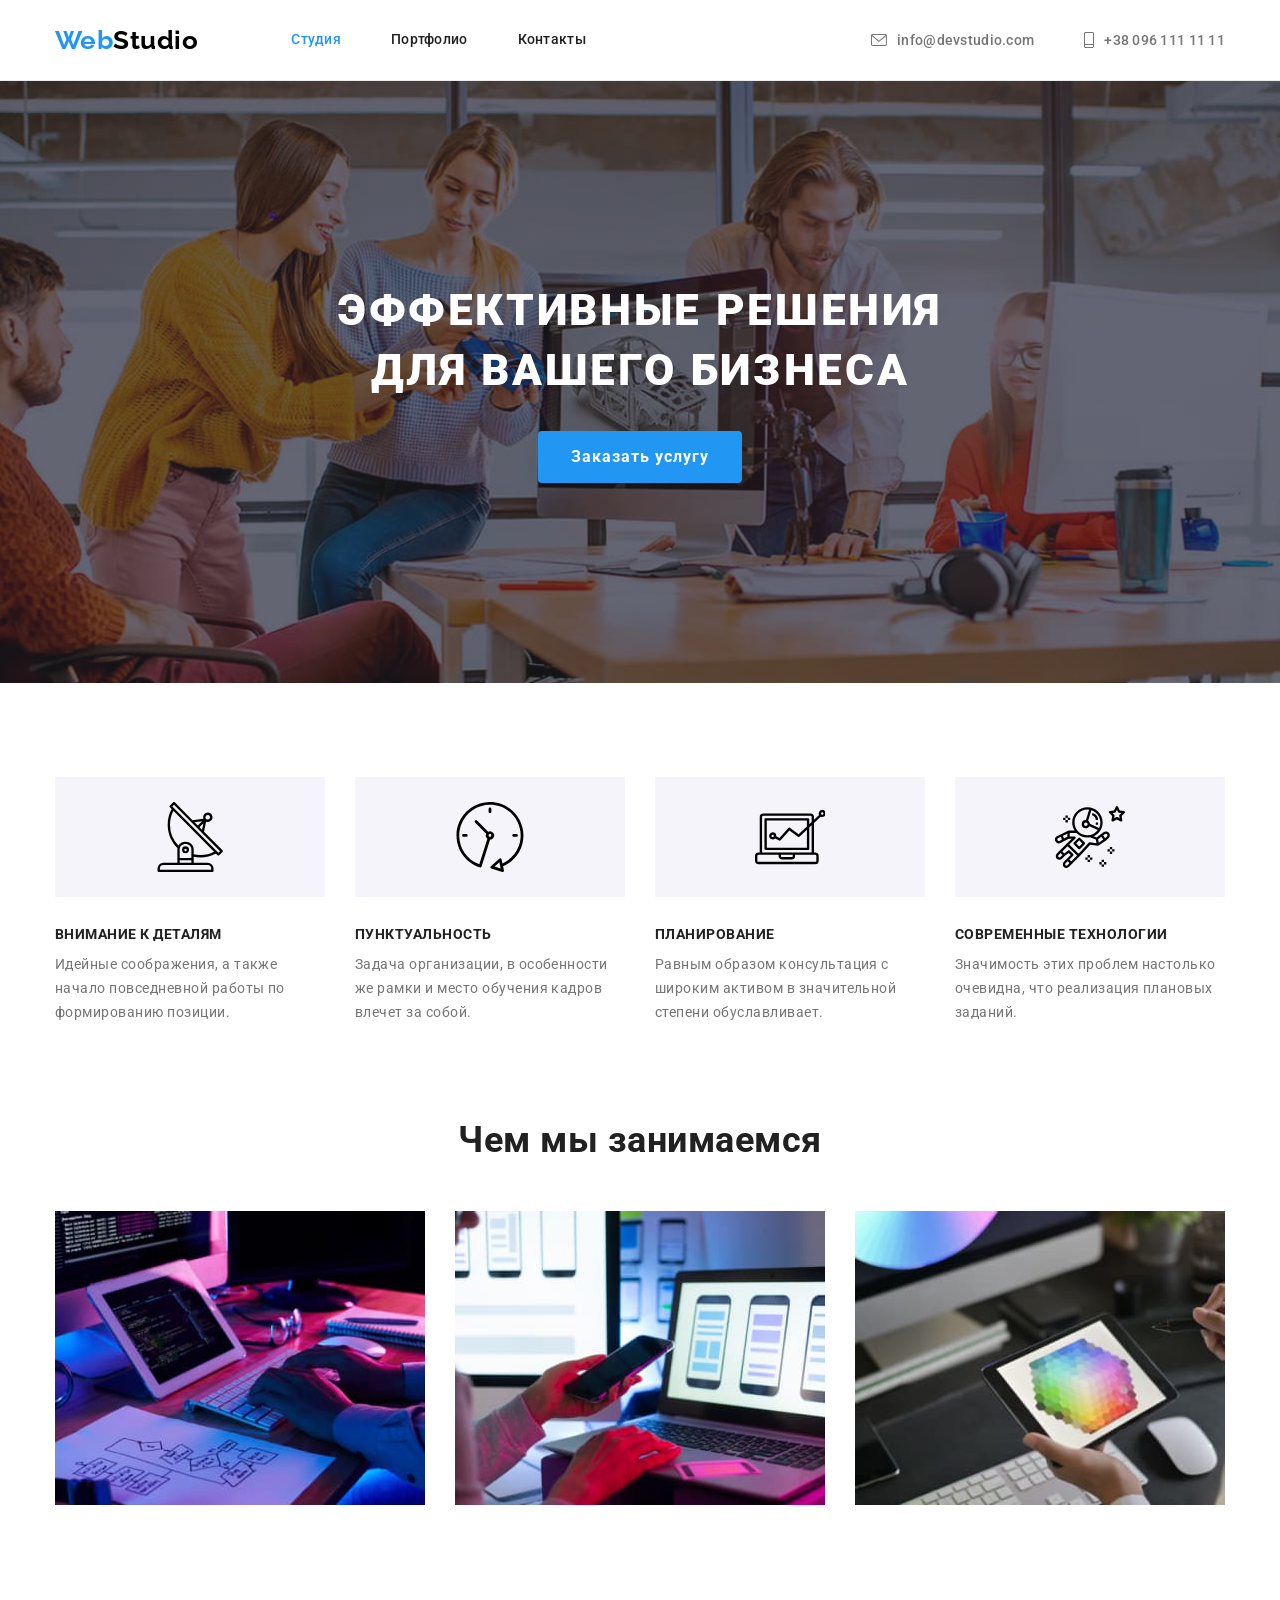
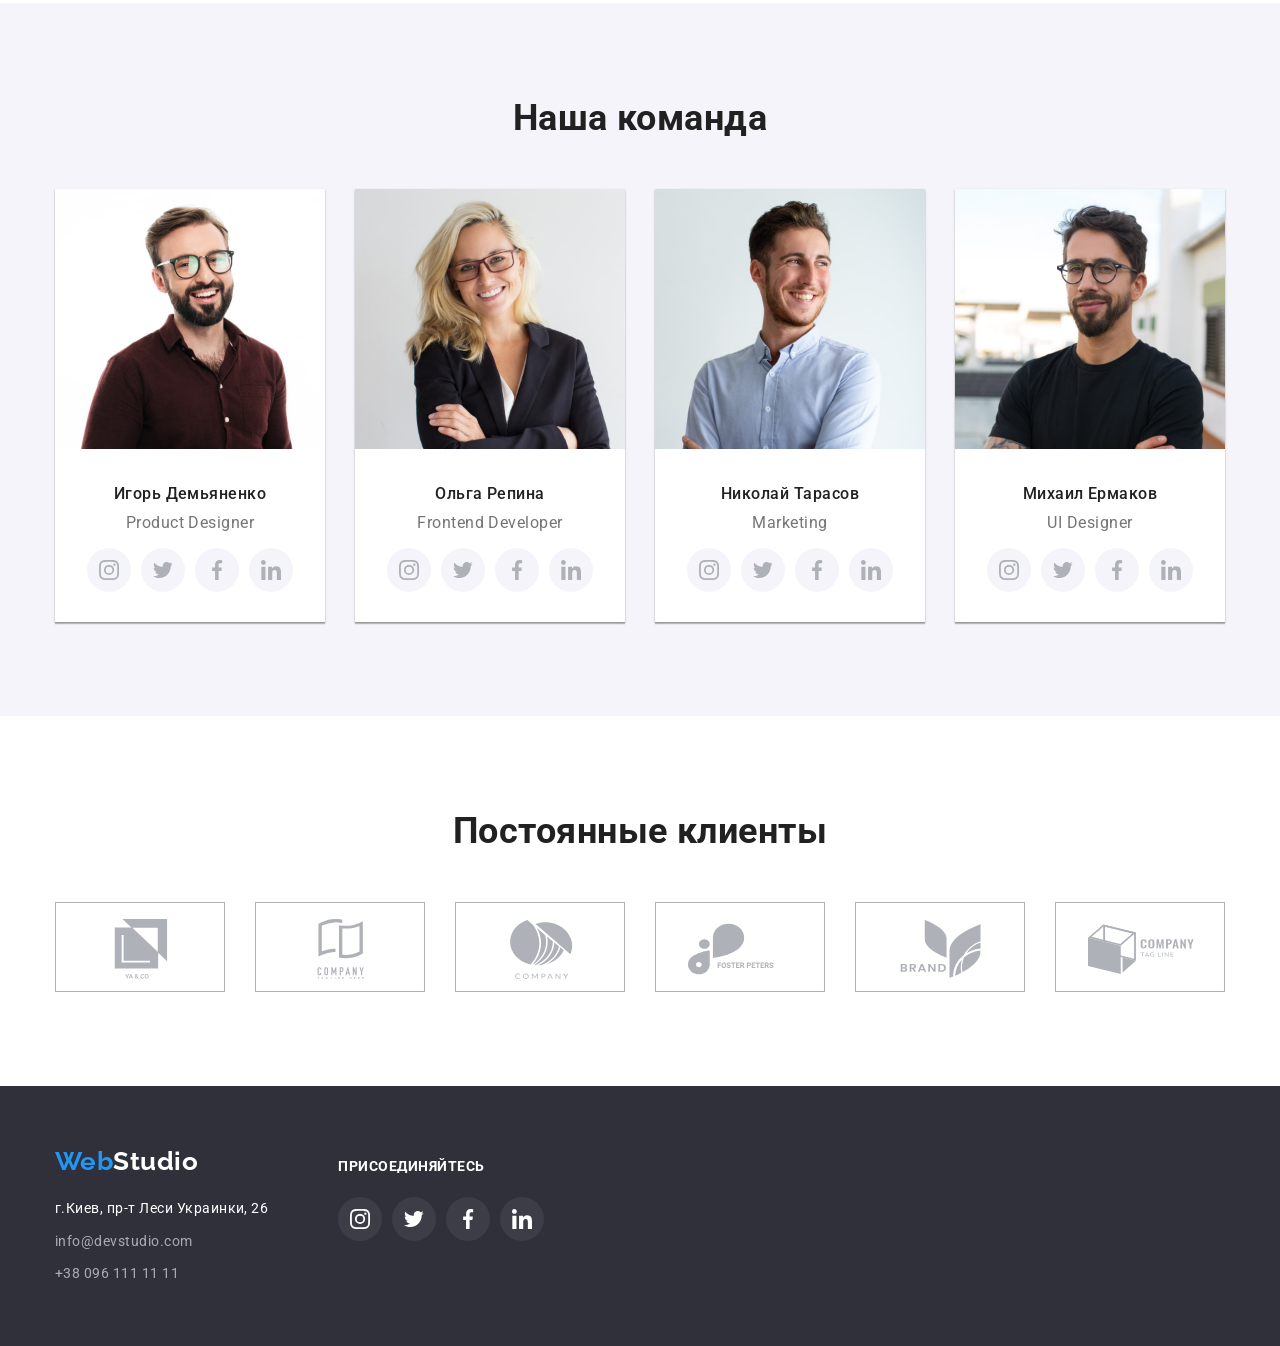
<file: index.html>
<!DOCTYPE html>
<html lang="ru">
  <head>
    <meta charset="UTF-8" />
    <meta http-equiv="X-UA-Compatible" content="IE=edge" />
    <meta name="viewport" content="width=device-width, initial-scale=1.0" />
    <title>Студия</title>
    <link rel="preconnect" href="https://fonts.googleapis.com" />
    <link rel="preconnect" href="https://fonts.gstatic.com" crossorigin />
    <link
      href="https://fonts.googleapis.com/css2?family=Raleway:wght@700&family=Roboto:wght@400;500;700;900&display=swap"
      rel="stylesheet"
    />
    <link
      rel="stylesheet"
      href="https://cdnjs.cloudflare.com/ajax/libs/modern-normalize/1.1.0/modern-normalize.min.css"
    />
    <link rel="stylesheet" href="./css/styles.css" />
  </head>

  <body>
    <!-- Шапка -->
    <header class="header">
      <div class="container nav-flex">
        <nav class="header-nav">
          <a class="logo link" href="./index.html"
            >Web<span class="logo-black">Studio</span></a
          >
          <ul class="header-nav-list list">
            <li class="header-nav-item">
              <a class="header-nav-link link current" href="./index.html"
                >Студия</a
              >
            </li>
            <li class="header-nav-item">
              <a class="header-nav-link link" href="./portfolio.html"
                >Портфолио</a
              >
            </li>
            <li class="header-nav-item">
              <a class="header-nav-link link" href="">Контакты</a>
            </li>
          </ul>
        </nav>
        <ul class="header-contact-list list">
          <li class="header-contact-item">
            <a class="header-contact-link link" href="mailto:info@devstudio.com"
              ><svg class="contact-icon" width="16" height="12">
                <use href="./images/icons.svg#icon-envelope"></use>
              </svg>
              info@devstudio.com</a
            >
          </li>
          <li class="header-contact-item">
            <a class="header-contact-link link" href="tel:+380961111111"
              ><svg class="contact-icon" width="10" height="16">
                <use href="./images/icons.svg#icon-mobile"></use>
              </svg>
              +38 096 111 11 11</a
            >
          </li>
        </ul>
      </div>
    </header>
    <!-- Основной контент -->
    <main>
      <!-- Герой -->
      <section class="hero">
        <h1 class="hero-title">Эффективные решения для вашего бизнеса</h1>
        <button class="hero-btn" type="button">Заказать услугу</button>
      </section>
      <!-- Список преимуществ -->
      <section class="features-section">
        <div class="container">
          <!-- h2 Преимущества спрятать в css правильно -->
          <h2 hidden>Преимущества</h2>
          <ul class="features-list list">
            <li class="features-item">
              <div class="features-icon-fon">
                <svg class="features-icon" width="70" height="70">
                  <use href="./images/icons.svg#icon-antenna"></use>
                </svg>
              </div>

              <h3 class="features-title">Внимание к деталям</h3>
              <p class="features-text">
                Идейные соображения, а также начало повседневной работы по
                формированию позиции.
              </p>
            </li>
            <li class="features-item">
              <div class="features-icon-fon">
                <svg class="features-icon" width="70" height="70">
                  <use href="./images/icons.svg#icon-clock"></use>
                </svg>
              </div>

              <h3 class="features-title">Пунктуальность</h3>
              <p class="features-text">
                Задача организации, в особенности же рамки и место обучения
                кадров влечет за собой.
              </p>
            </li>
            <li class="features-item">
              <div class="features-icon-fon">
                <svg class="features-icon" width="70" height="70">
                  <use href="./images/icons.svg#icon-diagram"></use>
                </svg>
              </div>

              <h3 class="features-title">Планирование</h3>
              <p class="features-text">
                Равным образом консультация с широким активом в значительной
                степени обуславливает.
              </p>
            </li>
            <li class="features-item">
              <div class="features-icon-fon">
                <svg class="features-icon" width="70" height="70">
                  <use href="./images/icons.svg#icon-astronaut"></use>
                </svg>
              </div>

              <h3 class="features-title">Современные технологии</h3>
              <p class="features-text">
                Значимость этих проблем настолько очевидна, что реализация
                плановых заданий.
              </p>
            </li>
          </ul>
        </div>
      </section>
      <!-- Список занятий -->
      <section class="work-section">
        <div class="container">
          <h2 class="section-title">Чем мы занимаемся</h2>
          <ul class="work-list list">
            <li class="work-item">
              <img
                src="./images/box1.jpg"
                alt="сотрудник создает программу"
                width="370"
                height="294"
              />
            </li>
            <li class="work-item">
              <img
                src="./images/box2.jpg"
                alt="сотрудник создает мобильное приложение"
                width="370"
                height="294"
              />
            </li>
            <li class="work-item">
              <img
                src="./images/box3.jpg"
                alt="веб-дизайнер выбирает палитру"
                width="370"
                height="294"
              />
            </li>
          </ul>
        </div>
      </section>
      <!-- Команда -->
      <section class="team-section">
        <div class="container">
          <h2 class="section-title">Наша команда</h2>
          <ul class="team-list list">
            <li class="team-item">
              <img
                src="./images/img1.jpg"
                alt="фото Игоря Демьяненко"
                width="270"
                height="260"
              />
              <div class="team-workers">
                <h3 class="team-worker">Игорь Демьяненко</h3>
                <p class="team-profession" lang="en">Product Designer</p>
                <ul class="team-social-list list">
                  <li class="team-social-item">
                    <a class="team-social-link link" href="">
                      <svg class="team-social-icon" width="20" height="20">
                        <use href="./images/icons.svg#icon-instagram"></use>
                      </svg>
                    </a>
                  </li>

                  <li class="team-social-item">
                    <a class="team-social-link link" href="">
                      <svg class="team-social-icon" width="20" height="20">
                        <use href="./images/icons.svg#icon-twitter"></use>
                      </svg>
                    </a>
                  </li>

                  <li class="team-social-item">
                    <a class="team-social-link link" href="">
                      <svg class="team-social-icon" width="20" height="20">
                        <use href="./images/icons.svg#icon-facebook"></use>
                      </svg>
                    </a>
                  </li>

                  <li class="team-social-item">
                    <a class="team-social-link link" href="">
                      <svg class="team-social-icon" width="20" height="20">
                        <use href="./images/icons.svg#icon-linkedin"></use>
                      </svg>
                    </a>
                  </li>
                </ul>
              </div>
            </li>

            <li class="team-item">
              <img
                src="./images/img2.jpg"
                alt="фото Ольги Репиной"
                width="270"
                height="260"
              />
              <div class="team-workers">
                <h3 class="team-worker">Ольга Репина</h3>
                <p class="team-profession" lang="en">Frontend Developer</p>
                <ul class="team-social-list list">
                  <li class="team-social-item">
                    <a class="team-social-link link" href="">
                      <svg class="team-social-icon" width="20" height="20">
                        <use href="./images/icons.svg#icon-instagram"></use>
                      </svg>
                    </a>
                  </li>

                  <li class="team-social-item">
                    <a class="team-social-link link" href="">
                      <svg class="team-social-icon" width="20" height="20">
                        <use href="./images/icons.svg#icon-twitter"></use>
                      </svg>
                    </a>
                  </li>

                  <li class="team-social-item">
                    <a class="team-social-link link" href="">
                      <svg class="team-social-icon" width="20" height="20">
                        <use href="./images/icons.svg#icon-facebook"></use>
                      </svg>
                    </a>
                  </li>

                  <li class="team-social-item">
                    <a class="team-social-link link" href="">
                      <svg class="team-social-icon" width="20" height="20">
                        <use href="./images/icons.svg#icon-linkedin"></use>
                      </svg>
                    </a>
                  </li>
                </ul>
              </div>
            </li>
            <li class="team-item">
              <img
                src="./images/img3.jpg"
                alt="фото Николая Тарасова"
                width="270"
                height="260"
              />
              <div class="team-workers">
                <h3 class="team-worker">Николай Тарасов</h3>
                <p class="team-profession" lang="en">Marketing</p>
                <ul class="team-social-list list">
                  <li class="team-social-item">
                    <a class="team-social-link link" href="">
                      <svg class="team-social-icon" width="20" height="20">
                        <use href="./images/icons.svg#icon-instagram"></use>
                      </svg>
                    </a>
                  </li>

                  <li class="team-social-item">
                    <a class="team-social-link link" href="">
                      <svg class="team-social-icon" width="20" height="20">
                        <use href="./images/icons.svg#icon-twitter"></use>
                      </svg>
                    </a>
                  </li>

                  <li class="team-social-item">
                    <a class="team-social-link link" href="">
                      <svg class="team-social-icon" width="20" height="20">
                        <use href="./images/icons.svg#icon-facebook"></use>
                      </svg>
                    </a>
                  </li>

                  <li class="team-social-item">
                    <a class="team-social-link link" href="">
                      <svg class="team-social-icon" width="20" height="20">
                        <use href="./images/icons.svg#icon-linkedin"></use>
                      </svg>
                    </a>
                  </li>
                </ul>
              </div>
            </li>
            <li class="team-item">
              <img
                src="./images/img4.jpg"
                alt="фото Михаила Ермакова"
                width="270"
                height="260"
              />
              <div class="team-workers">
                <h3 class="team-worker">Михаил Ермаков</h3>
                <p class="team-profession" lang="en">UI Designer</p>
                <ul class="team-social-list list">
                  <li class="team-social-item">
                    <a class="team-social-link link" href="">
                      <svg class="team-social-icon" width="20" height="20">
                        <use href="./images/icons.svg#icon-instagram"></use>
                      </svg>
                    </a>
                  </li>

                  <li class="team-social-item">
                    <a class="team-social-link link" href="">
                      <svg class="team-social-icon" width="20" height="20">
                        <use href="./images/icons.svg#icon-twitter"></use>
                      </svg>
                    </a>
                  </li>

                  <li class="team-social-item">
                    <a class="team-social-link link" href="">
                      <svg class="team-social-icon" width="20" height="20">
                        <use href="./images/icons.svg#icon-facebook"></use>
                      </svg>
                    </a>
                  </li>

                  <li class="team-social-item">
                    <a class="team-social-link link" href="">
                      <svg class="team-social-icon" width="20" height="20">
                        <use href="./images/icons.svg#icon-linkedin"></use>
                      </svg>
                    </a>
                  </li>
                </ul>
              </div>
            </li>
          </ul>
        </div>
      </section>
      <!-- Клиенты -->
      <section class="client-section">
        <div class="container">
          <h2 class="client-title">Постоянные клиенты</h2>
          <ul class="client-list list">
            <li class="client-item">
              <a class="client-link link" href="">
                <svg class="client-icon" width="106" height="60">
                  <use href="./images/icons.svg#icon-yaco"></use>
                </svg>
              </a>
            </li>

            <li class="client-item">
              <a class="client-link link" href="">
                <svg class="client-icon" width="106" height="60">
                  <use href="./images/icons.svg#icon-company"></use>
                </svg>
              </a>
            </li>

            <li class="client-item">
              <a class="client-link link" href="">
                <svg class="client-icon" width="106" height="60">
                  <use href="./images/icons.svg#icon-company2"></use>
                </svg>
              </a>
            </li>

            <li class="client-item">
              <a class="client-link link" href="">
                <svg class="client-icon" width="106" height="60">
                  <use href="./images/icons.svg#icon-foster"></use>
                </svg>
              </a>
            </li>

            <li class="client-item">
              <a class="client-link link" href="">
                <svg class="client-icon" width="106" height="60">
                  <use href="./images/icons.svg#icon-brand"></use>
                </svg>
              </a>
            </li>

            <li class="client-item">
              <a class="client-link link" href="">
                <svg class="client-icon" width="106" height="60">
                  <use href="./images/icons.svg#icon-tag"></use>
                </svg>
              </a>
            </li>
          </ul>
        </div>
      </section>
    </main>
    <!-- Подвал -->
    <footer class="footer">
      <div class="container">
        <div class="footer-flex">
          <div class="footer-contacts-flex">
            <a class="logo link" href="./index.html"
              >Web<span class="logo-white">Studio</span>
            </a>
            <!-- Список контактов -->
            <address class="footer-contact">
              <ul class="footer-contact-list list">
                <li class="footer-contact-item">
                  <a
                    class="footer-contact-link address link"
                    href="https://goo.gl/maps/CdvJLRiEL6Q8Smko8"
                    target="_blank"
                    rel="noreferrer noopener"
                    >г.Киев, пр-т Леси Украинки, 26</a
                  >
                </li>
                <li class="footer-contact-item">
                  <a
                    class="footer-contact-link link"
                    href="mailto:info@devstudio.com"
                    >info@devstudio.com</a
                  >
                </li>
                <li class="footer-contact-item">
                  <a class="footer-contact-link link" href="tel:+380961111111"
                    >+38 096 111 11 11</a
                  >
                </li>
              </ul>
            </address>
          </div>
          <div class="footer-social-flex">
            <p class="footer-social-text">Присоединяйтесь</p>
            <ul class="footer-social-list list">
              <li class="footer-social-item">
                <a class="footer-social-link" href="">
                  <svg class="footer-social-icon" width="20" height="20">
                    <use href="./images/icons.svg#icon-instagram"></use>
                  </svg>
                </a>
              </li>

              <li class="footer-social-item">
                <a class="footer-social-link" href="">
                  <svg class="footer-social-icon" width="20" height="20">
                    <use href="./images/icons.svg#icon-twitter"></use>
                  </svg>
                </a>
              </li>

              <li class="footer-social-item">
                <a class="footer-social-link" href="">
                  <svg class="footer-social-icon" width="20" height="20">
                    <use href="./images/icons.svg#icon-facebook"></use>
                  </svg>
                </a>
              </li>

              <li class="footer-social-item">
                <a class="footer-social-link" href="">
                  <svg class="footer-social-icon" width="20" height="20">
                    <use href="./images/icons.svg#icon-linkedin"></use>
                  </svg>
                </a>
              </li>
            </ul>
          </div>
        </div>
      </div>
    </footer>
  </body>
</html>
</file>
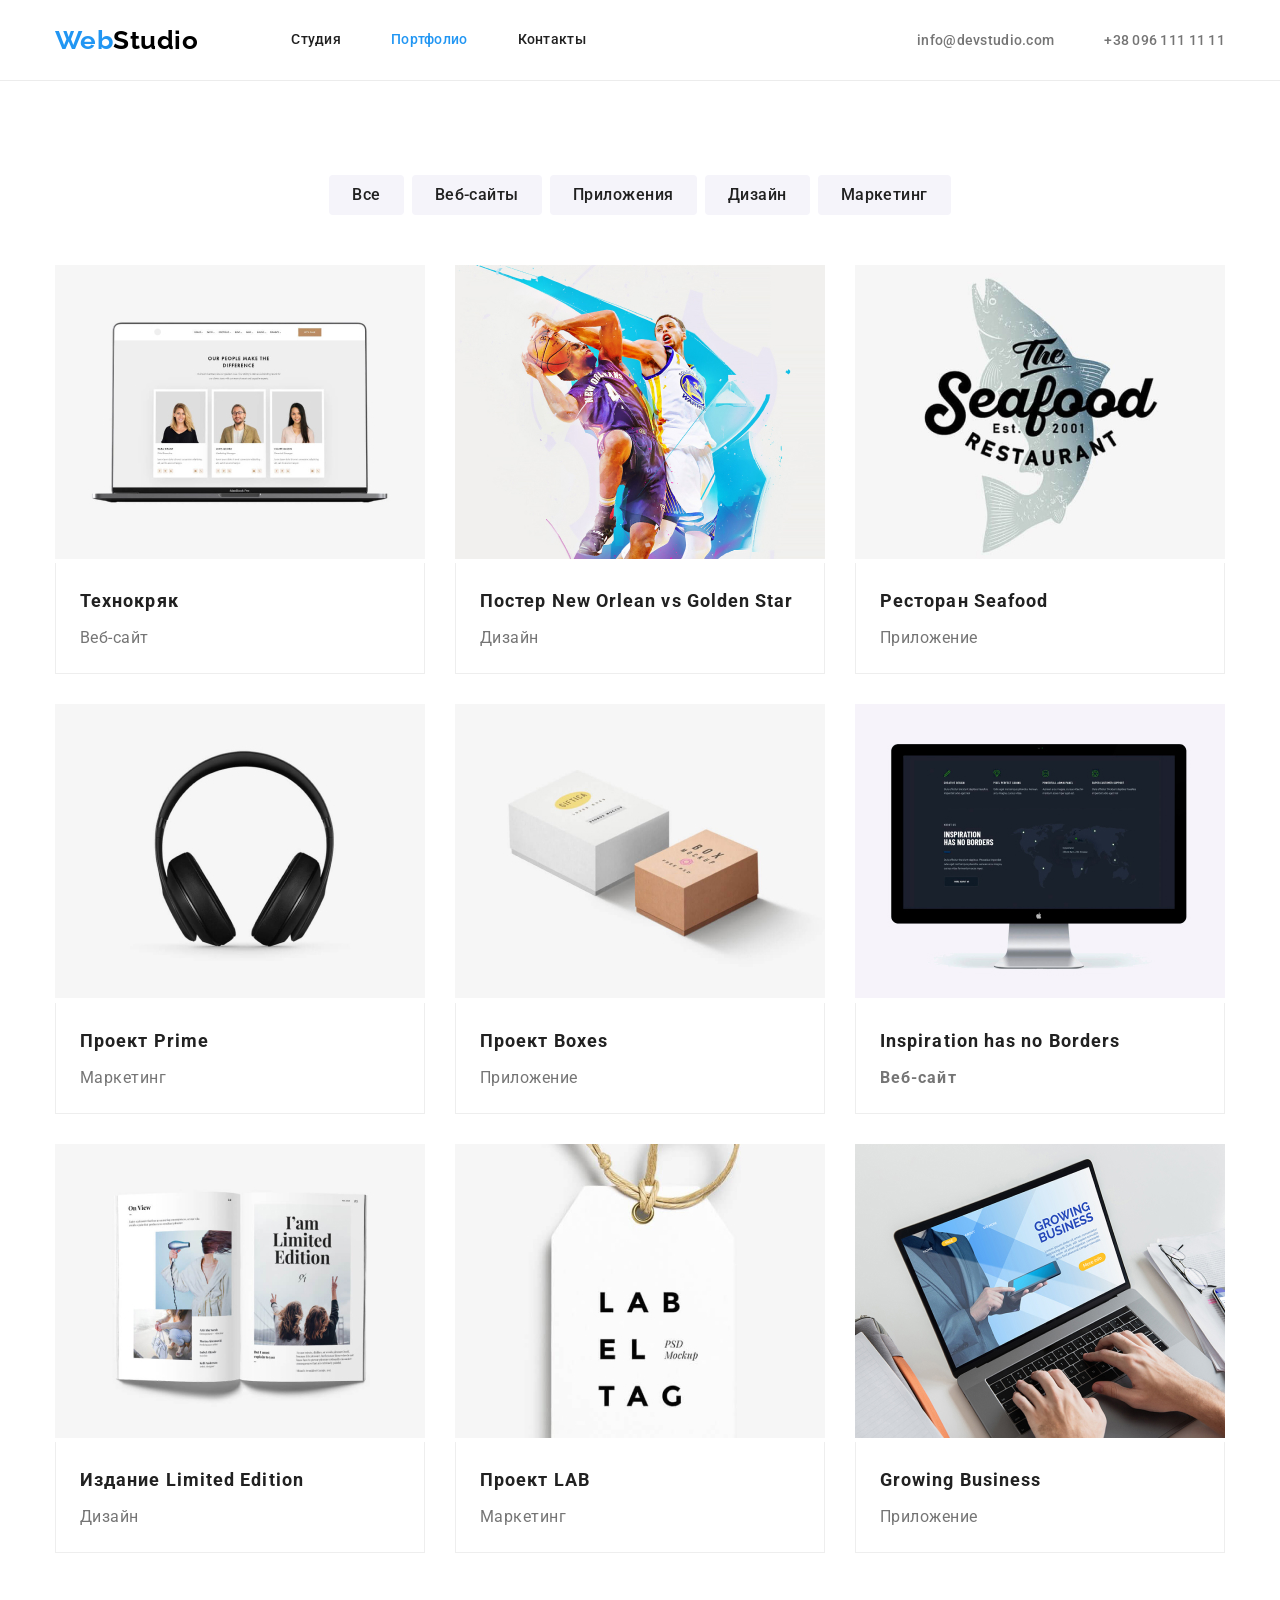
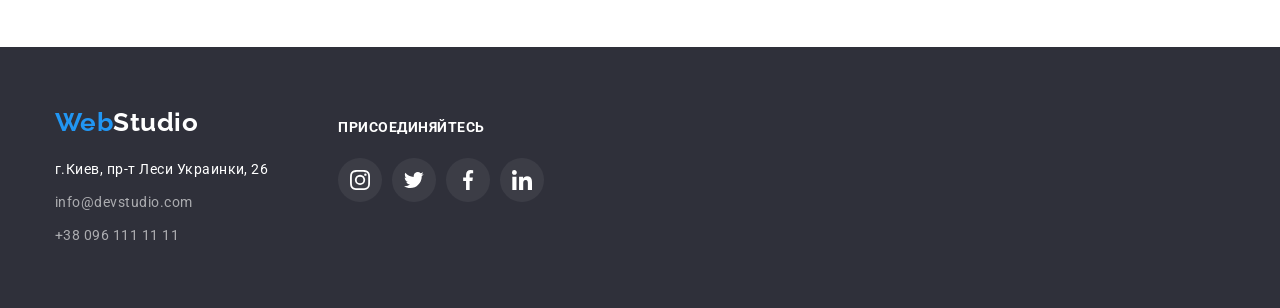
<file: portfolio.html>
<!DOCTYPE html>
<html lang="ru">
  <head>
    <meta charset="UTF-8" />
    <meta http-equiv="X-UA-Compatible" content="IE=edge" />
    <meta name="viewport" content="width=device-width, initial-scale=1.0" />
    <title>Портфолио</title>
    <link rel="preconnect" href="https://fonts.googleapis.com" />
    <link rel="preconnect" href="https://fonts.gstatic.com" crossorigin />
    <link
      href="https://fonts.googleapis.com/css2?family=Raleway:wght@700&family=Roboto:wght@400;500;700;900&display=swap"
      rel="stylesheet"
    />
    <link rel="stylesheet" href="https://cdnjs.cloudflare.com/ajax/libs/modern-normalize/1.1.0/modern-normalize.min.css">
    <link rel="stylesheet" href="./css/styles.css" />
  </head>
  <body>
    <!-- Шапка -->
    <header class="header">
      <div class="container nav-flex">
        <nav class="header-nav">
          <a class="logo link" href="./index.html"
            >Web<span class="logo-black">Studio</span></a
          >
          <ul class="header-nav-list list">
            <li class="header-nav-item">
              <a class="header-nav-link link " href="./index.html"
                >Студия</a
              >
            </li>
            <li class="header-nav-item">
              <a class="header-nav-link link current" href="./portfolio.html"
                >Портфолио</a
              >
            </li>
            <li class="header-nav-item">
              <a class="header-nav-link link" href="">Контакты</a>
            </li>
          </ul>
        </nav>
        <ul class="header-contact-list list">
          <li class="header-contact-item">
            <a class="header-contact-link link" href="mailto:info@devstudio.com"
              >info@devstudio.com</a
            >
          </li>
          <li class="header-contact-item">
            <a class="header-contact-link link" href="tel:+380961111111"
              >+38 096 111 11 11</a
            >
          </li>
        </ul>
      </div>
    </header>   
    <!-- Основной контент -->
    <main>
      
      <section class="portfolio-section">
        <div class="container">
          <h1 hidden>Примеры работ</h1>
          <ul class="portfolio-btn-list list">
            <li class="portfolio-btn-item">
              <button class="portfolio-btn" type="button">Все</button>
            </li>
            <li class="portfolio-btn-item">
              <button class="portfolio-btn" type="button">Веб-сайты</button>
            </li>
            <li class="portfolio-btn-item">
              <button class="portfolio-btn" type="button">Приложения</button>
            </li>
            <li class="portfolio-btn-item">
              <button class="portfolio-btn" type="button">Дизайн</button>
            </li>
            <li class="portfolio-btn-item">
              <button class="portfolio-btn" type="button">Маркетинг</button>
            </li>
          </ul>
        </div>
        <div class="container">
          <ul class="portfolio-list list">
            <li class="portfolio-item">
              <img
                src="./images/tehno.jpg"
                alt="открытый ноутбук с сайтом Технокряк"
                width="370"
                height="294"
              />
              <div class="portfolio-border">
                <h2 class="portfolio-list-title">Технокряк</h2>
                <p class="portfolio-list-text">Веб-сайт</p>
              </div>
            </li>
            <li class="portfolio-item">
              <img
                src="./images/poster.jpg"
                alt="парни играют в баскетбол"
                width="370"
                height="294"
              />
              <div class="portfolio-border">
                <h2 class="portfolio-list-title">
                  Постер <span lang="en">New Orlean vs Golden Star</span> 
                </h2>
                <p class="portfolio-list-text">Дизайн</p>
              </div>
            </li>
            <li class="portfolio-item">
              <img
                src="./images/seafood.jpg"
                alt="логотип ресторана Seafood"
                width="370"
                height="294"
              />
              <div class="portfolio-border">
                <h2 class="portfolio-list-title">Ресторан <span lang="en">Seafood</span></h2>
                <p class="portfolio-list-text">Приложение</p>
              </div>
            </li>
            <li class="portfolio-item">
              <img
                src="./images/prime.jpg"
                alt="наушники"
                width="370"
                height="294"
              />
              <div class="portfolio-border">
                <h2 class="portfolio-list-title">Проект <span lang="en">Prime</span></h2>
                <p class="portfolio-list-text">Маркетинг</p>
              </div>
            </li>
            <li class="portfolio-item">
              <img
                src="./images/boxes.jpg"
                alt="две коробки"
                width="370"
                height="294"
              />
              <div class="portfolio-border">
                <h2 class="portfolio-list-title">Проект <span lang="en">Boxes</span></h2>
                <p class="portfolio-list-text">Приложение</p>
              </div>
            </li>
            <li class="portfolio-item">
              <img
                src="./images/monitor.jpg"
                alt="компьютерный монитор"
                width="370"
                height="294"
              />
              <div class="portfolio-border">
                <h2 class="portfolio-list-title"><span lang="en">Inspiration has no Borders</span</h2>
                <p class="portfolio-list-text">Веб-сайт</p>
              </div>
            </li>
            <li class="portfolio-item">
              <img
                src="./images/limited.jpg"
                alt="открытый журнал"
                width="370"
                height="294"
              />
              <div class="portfolio-border">
                <h2 class="portfolio-list-title">Издание <span lang="en">Limited Edition</span></h2>
                <p class="portfolio-list-text">Дизайн</p>
              </div>
            </li>
            <li class="portfolio-item">
              <img
                src="./images/lab.jpg"
                alt="этикетка LAB"
                width="370"
                height="294"
              />
              <div class="portfolio-border">
                <h2 class="portfolio-list-title">Проект <span lang="en">LAB</span></h2>
                <p class="portfolio-list-text">Маркетинг</p>
              </div>
            </li>
            <li class="portfolio-item border">
              <img
                src="./images/growing.jpg"
                alt="человек работает на макбуке"
                width="370"
                height="294"
              />
              <div class="portfolio-border">
                <h2 class="portfolio-list-title"><span lang="en">Growing Business</span></h2>
                <p class="portfolio-list-text">Приложение</p>
              </div>
            </li>
          </ul>
        </div>
        <!-- <div class="portfolio-bottom">
          <h2 hidden>Костыль для выравнивания блоков секции, чтобы он не заезжал на футер, когда будет добавлен фон</h2>
        </div> -->
      </section>
    </main>
    <!-- Подвал -->
    <footer class="footer">
      <div class="container">
        <div class="footer-flex">
          <div class="footer-contacts-flex">
            <a class="logo link" href="./index.html"
              >Web<span class="logo-white">Studio</span>
            </a>
            <!-- Список контактов -->
            <address class="footer-contact">
              <ul class="footer-contact-list list">
                <li class="footer-contact-item">
                  <a
                    class="footer-contact-link address link"
                    href="https://goo.gl/maps/CdvJLRiEL6Q8Smko8"
                    target="_blank"
                    rel="noreferrer noopener"
                    >г.Киев, пр-т Леси Украинки, 26</a
                  >
                </li>
                <li class="footer-contact-item">
                  <a
                    class="footer-contact-link link"
                    href="mailto:info@devstudio.com"
                    >info@devstudio.com</a
                  >
                </li>
                <li class="footer-contact-item">
                  <a class="footer-contact-link link" href="tel:+380961111111"
                    >+38 096 111 11 11</a
                  >
                </li>
              </ul>
            </address>
          </div>
          <div class="footer-social-flex">
            <p class="footer-social-text">Присоединяйтесь</p>
            <ul class="footer-social-list list">
              <li class="footer-social-item">
                <a class="footer-social-link" href="">
                  <svg class="footer-social-icon" width="20" height="20">
                    <use href="./images/icons.svg#icon-instagram"></use>
                  </svg>
                </a>
              </li>

              <li class="footer-social-item">
                <a class="footer-social-link" href="">
                  <svg class="footer-social-icon" width="20" height="20">
                    <use href="./images/icons.svg#icon-twitter"></use>
                  </svg>
                </a>
              </li>

              <li class="footer-social-item">
                <a class="footer-social-link" href="">
                  <svg class="footer-social-icon" width="20" height="20">
                    <use href="./images/icons.svg#icon-facebook"></use>
                  </svg>
                </a>
              </li>

              <li class="footer-social-item">
                <a class="footer-social-link" href="">
                  <svg class="footer-social-icon" width="20" height="20">
                    <use href="./images/icons.svg#icon-linkedin"></use>
                  </svg>
                </a>
              </li>
            </ul>
          </div>
        </div>
      </div>
    </footer>
  </body>
</html>
</file>
<file: css/styles.css>
:root {
  --primary-text-color: #212121;
  --secondary-text-color: #757575;
  --white-text-color: #ffffff;
  --accent-color: #2196f3;
  --black-logo-color: #000000;
  --footer-text-color: rgba(255, 255, 255, 0.6);
  --white-background-color: #ffffff;
  --hero-background-color: #2f303a;
  --team-background-color: #f5f4fa;
}

body {
  font-family: "Roboto", sans-serif;
  letter-spacing: 0.03em;
  background-color: var(--white-background-color);
  color: var(--primary-text-color);
}

/* убираем точки списков */
.list {
  list-style: none;
}

/* убираем подчеркивание ссылок */
.link {
  text-decoration: none;
}

/* глобальный сброс margin, padding */
h1,
h2,
h3,
h4,
h5,
h6,
p,
ul {
  margin: 0;
  padding: 0;
}

.container {
  width: 1200px;
  margin-left: auto;
  margin-right: auto;
  padding-left: 15px;
  padding-right: 15px;
}

.logo {
  font-family: "Raleway", sans-serif;
  font-weight: 700;
  font-size: 26px;
  line-height: 1.19;
  color: var(--accent-color);
  align-items: center;
  text-align: center;
}

.section-title {
  font-weight: 700;
  font-size: 36px;
  line-height: 1.17;
  text-align: center;
  color: var(--primary-text-color);
}

.features-icon-fon {
  display: flex;
  width: 270px;
  height: 120px;
  align-items: center;
  justify-content: center;
  flex-direction: column;
  margin-bottom: 30px;

  background-color: var(--team-background-color);
}

.footer-contact-link {
  font-style: normal;
  font-size: 14px;
  line-height: 1.71;
  color: var(--footer-text-color);
}

.footer-contact-link:hover,
.footer-contact-link:focus {
  color: var(--accent-color);
}

/* ------------ШАПКА-------------- */

.header {
  border-bottom: 1px solid #ececec;
}

.nav-flex {
  display: flex;
  align-items: center;
}

.header-nav {
  display: flex;
  align-items: center;
}
.logo-black {
  color: var(--black-logo-color);
}

.header-nav-list {
  display: flex;
  margin-left: 93px;
}

.header-nav-item:not(:last-child) {
  margin-right: 50px;
}

.header-nav-link {
  display: block;
  padding-top: 32px;
  padding-bottom: 32px;

  font-weight: 500;
  font-size: 14px;
  line-height: 1.14;
  letter-spacing: 0.02em;
  color: var(--primary-text-color);
}

.header-contact-list {
  display: flex;
  margin-left: auto;
}

.header-contact-item + .header-contact-item {
  margin-left: 50px;
}

.header-contact-link {
  display: inline-flex;
  padding: 32px 0px 32px;
  color: var(--secondary-text-color);
  align-items: center;

  font-weight: 500;
  font-size: 14px;
  line-height: 16px;
  letter-spacing: 0.02em;
  color: var(--secondary-text-color);
}

.contact-icon {
  margin-right: 10px;
  fill: currentColor;
}

.header-nav-link:hover,
.header-nav-link:focus,
.header-contact-link:hover,
.header-contact-link:focus {
  color: var(--accent-color);
}

.header-nav-link.current {
  color: var(--accent-color);
}

/* ------------ГЕРОЙ-------------- */

.hero {
  padding-top: 200px;
  padding-bottom: 200px;

  max-width: 1600px;
  min-height: 600px;
  margin-left: auto;
  margin-right: auto;

  background-image: linear-gradient(
      to right,
      rgba(47, 48, 58, 0.4),
      rgba(47, 48, 58, 0.4)
    ),
    url(../images/hero.jpg);
  background-color: var(--hero-background-color);
  background-repeat: no-repeat;
  background-position: center;
  background-size: cover;

  text-align: center;
}

.hero-title {
  margin-bottom: 30px;
  margin-left: auto;
  margin-right: auto;
  max-width: 696px;

  font-weight: 900;
  font-size: 44px;
  line-height: 1.36;
  letter-spacing: 0.06em;
  text-transform: uppercase;
  color: var(--white-text-color);
}

.hero-btn {
  display: inline-block;
  min-width: 200px;
  border-radius: 4px;
  border: 1px solid transparent;
  padding: 10px 32px;

  background-color: var(--accent-color);
  color: var(--white-text-color);

  font-family: "Roboto", sans-serif;
  font-weight: 700;
  font-size: 16px;
  line-height: 1.88;
  align-items: center;
  text-align: center;
  letter-spacing: 0.06em;
  cursor: pointer;
}

.hero-btn:hover,
.hero-btn:focus {
  background-color: var(--white-text-color);
  color: var(--accent-color);
}

/* ------------ПРЕИМУЩЕСТВА-------------- */

.features-section {
  padding-top: 94px;
  padding-bottom: 94px;
}

.features-list {
  display: flex;
}

.features-item:not(:last-child) {
  margin-right: 30px;
  max-width: 270px;
}

.features-icon {
  align-items: center;
}

.features-title {
  margin-bottom: 10px;

  font-weight: 700;
  font-size: 14px;
  line-height: 1.14;
  text-transform: uppercase;
}

.features-text {
  font-size: 14px;
  line-height: 1.71;

  color: var(--secondary-text-color);
}

/* ------------СПИСОК ЗАНЯТИЙ-------------- */
.work-section {
  padding-bottom: 94px;
}

.work-list {
  display: flex;
}

.work-item:not(:last-child) {
  margin-right: 30px;
}

.section-title {
  margin-bottom: 50px;
}
/* ----------------КОМАНДА----------------- */

.team-section {
  padding-top: 94px;
  padding-bottom: 94px;

  background-color: var(--team-background-color);
}

.team-list {
  display: flex;
}

.team-item {
  box-shadow: 0px 1px 3px rgba(0, 0, 0, 0.12), 0px 1px 1px rgba(0, 0, 0, 0.14),
    0px 2px 1px rgba(0, 0, 0, 0.2);
  background-color: var(--white-background-color);
}

.team-item:not(:last-child) {
  margin-right: 30px;
}

.team-workers {
  padding: 30px 0px;
}

.team-worker {
  font-weight: 500;
  font-size: 16px;
  line-height: 1.19;
  text-align: center;
}

.team-profession {
  margin-top: 10px;

  font-size: 16px;
  line-height: 1.19;
  text-align: center;
  color: var(--secondary-text-color);
}

.team-social-list {
  display: flex;
  padding: 0px 32px;
  margin-top: 16px;
  list-style: none;
  justify-content: space-between;
  align-items: center;
}

.team-social-item {
  width: 44px;
  height: 44px;
}

.team-social-link {
  width: 44px;
  height: 44px;
  display: block;
  border-radius: 50%;
  color: #afb1b8;
  background-color: #f5f4fa;
}

.team-social-link:hover,
.team-social-link:focus {
  color: #ffffff;
  background-color: var(--accent-color);
}

.team-social-icon {
  margin: 12px 0px 0px 12px;
  fill: currentColor;
}

/* ---------------КЛИЕНТЫ---------------- */
.client-section {
  padding-top: 94px;
  padding-bottom: 94px;
}

.client-title {
  margin-bottom: 50px;

  font-weight: 700;
  font-size: 36px;
  line-height: 1.17;
  text-align: center;
}

.client-list {
  display: flex;
  padding: 0;
  margin: 0;
  list-style: none;
  justify-content: space-between;
  align-items: center;
}

.client-item {
  width: 170px;
  height: 90px;
}

.client-item:not(:last-child) {
  margin-right: 30px;
}

.client-link {
  width: 170px;
  height: 90px;
  display: block;
  border: 1px solid #afb1b8;
  color: #afb1b8;
  background-color: #fff;
  padding: 16px 32px;
}

.client-link:hover,
.client-link:focus {
  color: var(--accent-color);
  border-color: var(--accent-color);
}

.client-icon {
  fill: currentColor;
}

.client-item:hover,
.client-item:focus {
  color: var(--accent-color);
  border-color: var(--accent-color);
}

/* ----------------ПОДВАЛ----------------- */

.footer {
  padding-top: 60px;
  padding-bottom: 60px;
  background-color: var(--hero-background-color);
}

.footer-flex {
  display: flex;
  margin: 0;
  padding: 0;
  list-style: none;
}

.footer-social-text {
  padding: 20px 0px 10px 0px;
  margin-bottom: 20px;
  font-weight: 700;
  font-size: 14px;
  line-height: 1.14px;
  text-transform: uppercase;
  color: var(--white-text-color);
}

.footer-social-flex {
  margin-left: 70px;
  width: 206px;
}

.footer-social-list {
  display: flex;
  padding: 0;
  margin-top: 0;
  list-style: none;
  justify-content: space-between;
  align-items: center;
}

.footer-social-item {
  width: 44px;
  height: 44px;
}

.footer-social-link {
  width: 44px;
  height: 44px;
  display: block;
  border-radius: 50%;
  color: #ffffff;
  background-color: #ffffff10;
}

.footer-social-link:hover,
.footer-social-link:focus {
  color: #ffffff;
  background-color: var(--accent-color);
}

.footer-social-icon {
  margin: 12px 0px 0px 12px;
  fill: currentColor;
}

.logo-white {
  color: var(--white-text-color);
}

.footer-contact {
  margin-top: 20px;
}
.footer-contact-link.address {
  color: var(--white-text-color);
}

.footer-contact-item,
.footer-contact-item {
  margin-top: 9px;
}

/* ---------------------------------------------- */
/* --------------------ПОРТФОЛИО----------------- */
/* ---------------------------------------------- */

.portfolio-section {
  padding-top: 94px;
  padding-bottom: 94px;
}

.portfolio-btn-list {
  display: flex;
  justify-content: center;
  margin-bottom: 50px;
}

.portfolio-btn-item:not(:last-child) {
  margin-right: 8px;
}

.portfolio-btn {
  display: inline-block;
  min-width: 73px;
  border-radius: 4px;
  border: 1px solid transparent;
  padding: 6px 22px;

  font-family: "Roboto", sans-serif;
  font-weight: 500;
  font-size: 16px;
  line-height: 1.63;
  letter-spacing: 0.03em;
  text-align: center;
  background-color: var(--team-background-color);
  color: var(--primary-text-color);
  cursor: pointer;
}

.portfolio-btn:hover,
.portfolio-btn:focus {
  background-color: var(--accent-color);
  color: var(--white-text-color);
  box-shadow: 0px 3px 1px rgba(0, 0, 0, 0.1), 0px 1px 2px rgba(0, 0, 0, 0.08),
    0px 2px 2px rgba(0, 0, 0, 0.12);
}

.portfolio-list {
  display: flex;
  flex-wrap: wrap;
  margin: -15px;
}

.portfolio-item {
  margin: 15px;
}

.portfolio-item:hover,
.portfolio-item:focus {
  box-shadow: 0px 3px 1px rgba(0, 0, 0, 0.1), 0px 1px 2px rgba(0, 0, 0, 0.08),
    0px 2px 2px rgba(0, 0, 0, 0.12);
}

.portfolio-border {
  border: 1px solid #eeeeee;
  border-top: transparent;
  padding: 20px 24px;
}

.portfolio-list-title {
  font-weight: 700;
  font-size: 18px;
  line-height: 2;
  letter-spacing: 0.06em;
}

.portfolio-list-text {
  margin-top: 4px;

  font-size: 16px;
  line-height: 1.87;
  color: var(--secondary-text-color);
}
</file>
